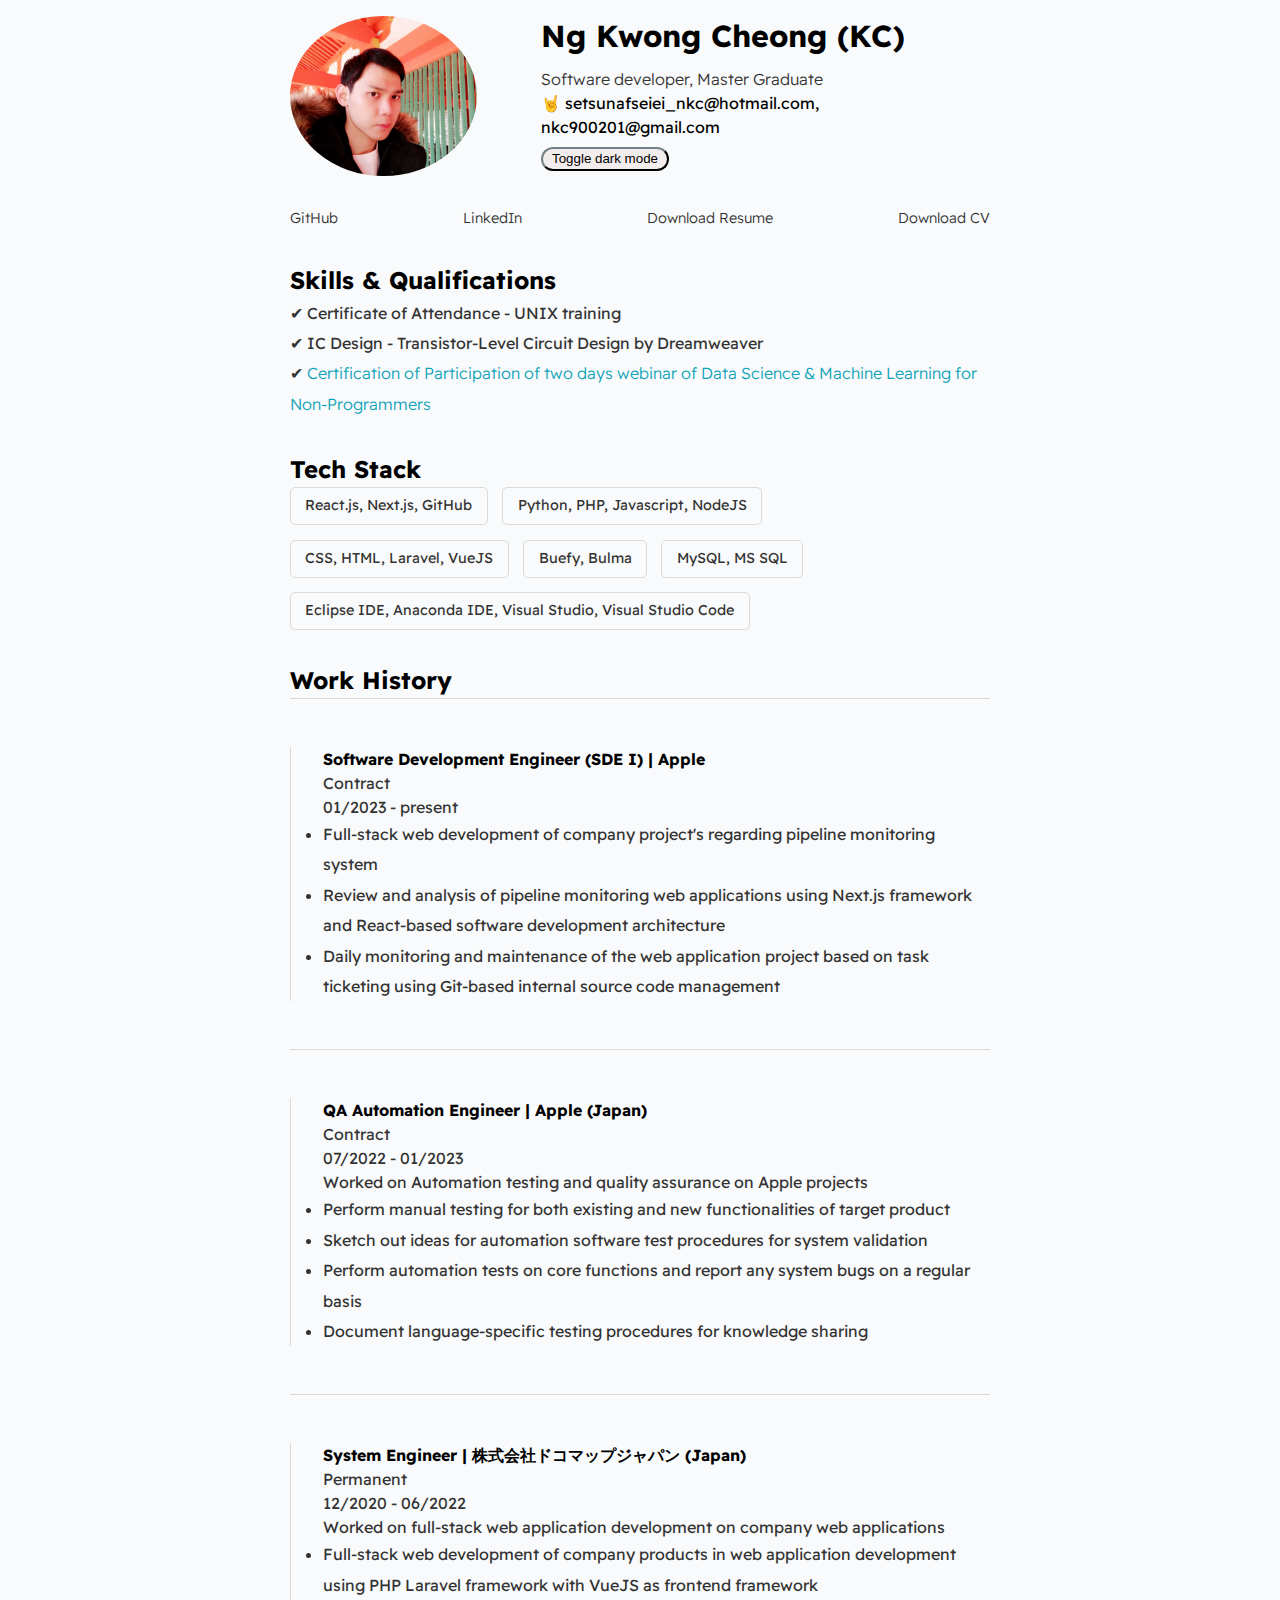
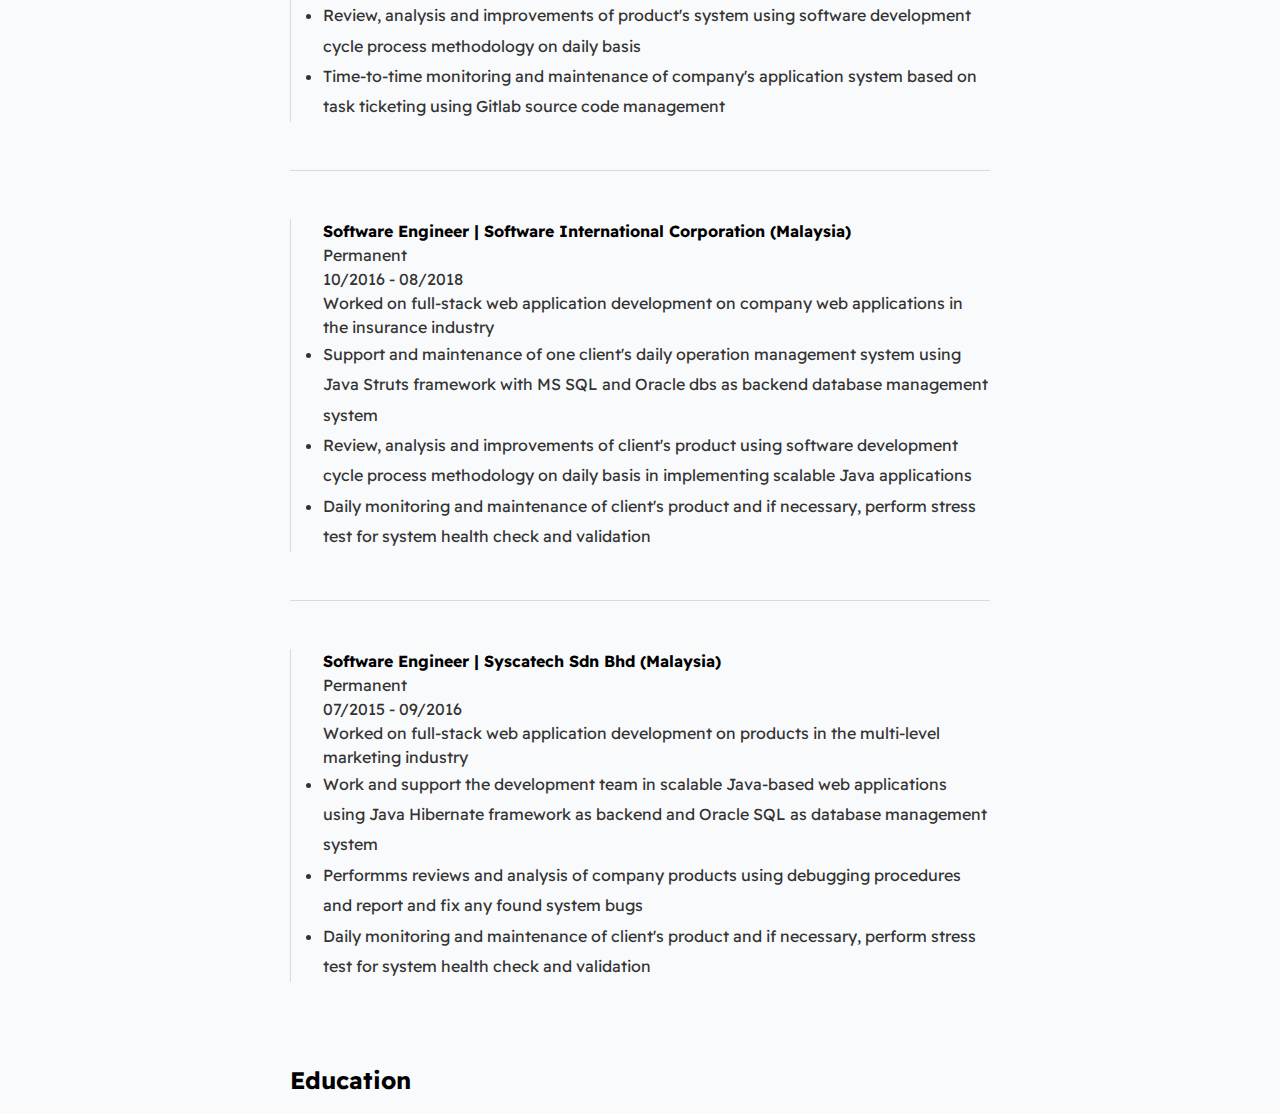
<file: index.html>
<!DOCTYPE html>
<html lang="en">

<head>
    <!-- Source refernce - https://www.youtube.com/watch?v=clwpf3VwCZQ&ab_channel=TraversyMedia -->
    <meta charset="UTF-8">
    <meta http-equiv="X-UA-Compatible" content="IE=edge">
    <meta name="viewport" content="width=device-width, initial-scale=1.0">
    <title>KC Ng</title>
    <link rel="stylesheet" href="./styles/style.css">
    <script defer src="./js/main.js"></script>
</head>

<body>
    <div id="container-main" data-netlify="true" netlify-honeypot="bot-field">
        <section id="wrapper-hero" class="section-page">
            <img src="assets/images/profile_pic.jpg" id="profile-pic" alt="">
            <div>
                <h1 id="user-name">Ng Kwong Cheong (KC)</h1>
                <p id="bio">Software developer, Master Graduate</p>
                <p id="email">🤘 setsunafseiei_nkc@hotmail.com, nkc900201@gmail.com</p>
                <button class="btn-toggle">Toggle dark mode</button>
            </div>
        </section>

        <section class="section-page">
            <div id="social-list">
                <a href="https://github.com/KC900201" target="_blank">GitHub</a>
                <a href="https://www.linkedin.com/in/kwongcheongng/" target="_blank">LinkedIn</a>
                <a href="./assets/docs/resume.pdf" target="_blank">Download Resume</a>
                <a href="./assets/docs/cv.pdf" target="_blank">Download CV</a>
            </div>
        </section>

        <section class="section-page">
            <h2>Skills & Qualifications</h2>
            <ul id="qualifications-list">
                <li>✔ Certificate of Attendance - UNIX training</li>
                <li>✔ IC Design - Transistor-Level Circuit Design by Dreamweaver</li>
                <li>✔ <a href="https://credsverse.com/credentials/553c673d-14e7-4d56-9d1d-4015f498cc15"
                        target="_blank">Certification of Participation of two days webinar of Data Science & Machine
                        Learning for Non-Programmers</a></li>
            </ul>
        </section>

        <section class="section-page">
            <h2>Tech Stack</h2>
            <div id="wrapper-techstack-items">
                <div class="card-techstack">
                    <span>React.js, Next.js, GitHub</sspan>
                </div>
                <div class="card-techstack">
                    <span>Python, PHP, Javascript, NodeJS</span>
                </div>
                <div class="card-techstack">
                    <span>CSS, HTML, Laravel, VueJS</span>
                </div>
                <div class="card-techstack">
                    <span>Buefy, Bulma</span>
                </div>
                <div class="card-techstack">
                    <span>MySQL, MS SQL</span>
                </div>
                <div class="card-techstack">
                    <span>Eclipse IDE, Anaconda IDE, Visual Studio, Visual Studio Code</span>
                </div>
            </div>
        </section>

        <section class="section-page" id="work-history-wrapper">
            <h2>Work History</h2>
            <div class="line-break"></div>

            <div class="card-work-history">
                <strong>Software Development Engineer (SDE I) | Apple</strong>
                <p>Contract</p>
                <p>01/2023 - present</p>
                <ul>
                    <li>Full-stack web development of company project's regarding pipeline monitoring system</li>
                    <li>Review and analysis of pipeline monitoring web applications using Next.js framework and
                        React-based software development architecture</li>
                    <li>Daily monitoring and maintenance of the web application project based on task ticketing
                        using Git-based internal source code management
                    </li>
                </ul>
            </div>

            <div class="line-break"></div>

            <div class="card-work-history">
                <strong>QA Automation Engineer | Apple (Japan)</strong>
                <p>Contract</p>
                <p>07/2022 - 01/2023</p>
                <p>Worked on Automation testing and quality assurance on Apple projects</p>
                <ul>
                    <li>Perform manual testing for both existing and new functionalities of target product</li>
                    <li>Sketch out ideas for automation software test procedures for system validation</li>
                    <li>Perform automation tests on core functions and report any system bugs on a regular basis</li>
                    <li>Document language-specific testing procedures for knowledge sharing</li>
                </ul>
            </div>

            <div class="line-break"></div>

            <div class="card-work-history">
                <strong>System Engineer | 株式会社ドコマップジャパン (Japan)</strong>
                <p>Permanent</p>
                <p>12/2020 - 06/2022</p>
                <p>Worked on full-stack web application development on company web applications</p>
                <ul>
                    <li>Full-stack web development of company products in web application development using PHP Laravel
                        framework with VueJS as frontend framework</li>
                    <li>Review, analysis and improvements of product's system using software development cycle process
                        methodology on daily basis</li>
                    <li>Time-to-time monitoring and maintenance of company's application system based on task ticketing
                        using Gitlab source code management</li>
                </ul>
            </div>

            <div class="line-break"></div>

            <div class="card-work-history">
                <strong>Software Engineer | Software International Corporation (Malaysia)</strong>
                <p>Permanent</p>
                <p>10/2016 - 08/2018</p>
                <p>Worked on full-stack web application development on company web applications in the insurance
                    industry</p>
                <ul>
                    <li>Support and maintenance of one client's daily operation management system using Java Struts
                        framework with MS SQL and Oracle dbs as backend database management system
                    </li>
                    <li>Review, analysis and improvements of client's product using software development cycle process
                        methodology on daily basis in implementing scalable Java applications</li>
                    <li>Daily monitoring and maintenance of client's product and if necessary, perform stress test for
                        system health check and validation
                    </li>
                </ul>
            </div>

            <div class="line-break"></div>

            <div class="card-work-history">
                <strong>Software Engineer | Syscatech Sdn Bhd (Malaysia)</strong>
                <p>Permanent</p>
                <p>07/2015 - 09/2016</p>
                <p>Worked on full-stack web application development on products in the multi-level marketing industry
                </p>
                <ul>
                    <li>Work and support the development team in scalable Java-based web applications using Java
                        Hibernate
                        framework as backend and Oracle SQL as database management system
                    </li>
                    <li>Performms reviews and analysis of company products using debugging procedures and report and fix
                        any found system bugs
                    </li>
                    <li>Daily monitoring and maintenance of client's product and if necessary, perform stress test for
                        system health check and validation
                    </li>
                </ul>
            </div>
        </section>

        <!-- Education -->
        <section class="section-page">
            <h2>Education</h2>
        </section>

        <!-- Projects (hide first)-->
        <!-- <section class="section-page">
            <h2>Projects & Accomplishments</h2>
            <div class="card-project">
                <a href="project_1.html"><span>✔ </span>Lorem ipsum dolor sit amet consectetur adipisicing elit. Impedit
                    dignissimos
                    amet rem ipsum doloribus aut dolorem, nesciunt doloremque, provident dolorum quaerat quidem ullam
                    odit. Earum dignissimos pariatur non quibusdam doloribus!</a>
            </div>

            <div class="card-project">
                <a href="#"><span>✔ </span>Lorem ipsum dolor sit amet consectetur adipisicing elit. Impedit dignissimos
                    amet rem ipsum doloribus aut dolorem, nesciunt doloremque, provident dolorum quaerat quidem ullam
                    odit. Earum dignissimos pariatur non quibusdam doloribus!</a>
            </div>

            <div class="card-project">
                <a href="#"><span>✔ </span>Lorem ipsum dolor sit amet consectetur adipisicing elit. Impedit dignissimos
                    amet rem ipsum doloribus aut dolorem, nesciunt doloremque, provident dolorum quaerat quidem ullam
                    odit. Earum dignissimos pariatur non quibusdam doloribus!</a>
            </div>
        </section> -->
    </div>
</body>

</html>
</file>
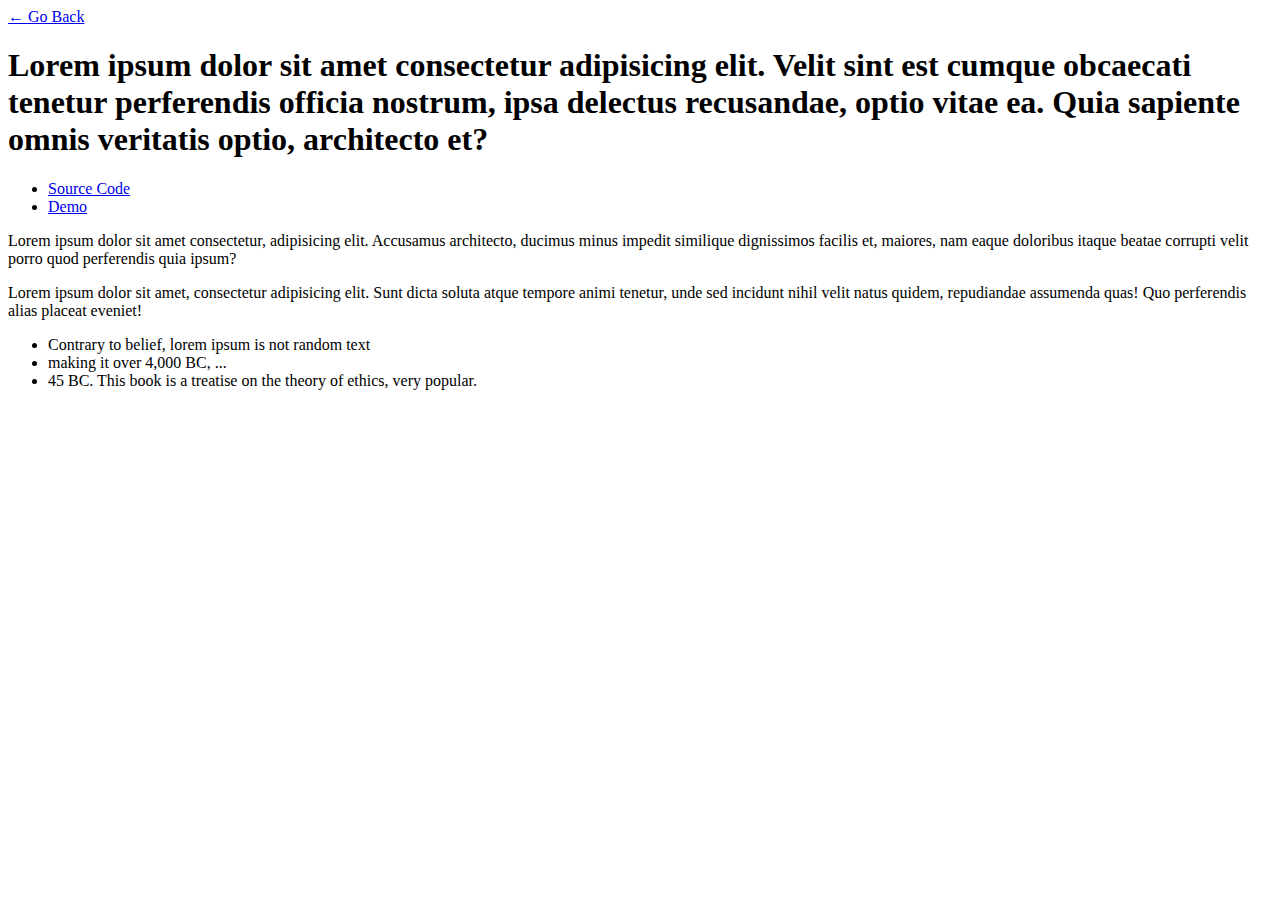
<file: project_1.html>
<!DOCTYPE html>
<html lang="en">

<head>
    <meta charset="UTF-8">
    <meta http-equiv="X-UA-Compatible" content="IE=edge">
    <meta name="viewport" content="width=device-width, initial-scale=1.0">
    <link rel="stylesheet" type="text.css" href="./styles/main.css">
    <title>Project 1</title>
</head>

<body>
    <div id="container-main">
        <a href="index.html">&#x2190; Go Back</a>
        <h1>Lorem ipsum dolor sit amet consectetur adipisicing elit. Velit sint est cumque obcaecati tenetur perferendis
            officia nostrum, ipsa delectus recusandae, optio vitae ea. Quia sapiente omnis veritatis optio, architecto
            et?</h1>

        <ul>
            <li><a href="#" target="_blank">Source Code</a></li>
            <li><a href="#" target="_blank">Demo</a></li>
        </ul>

        <p>Lorem ipsum dolor sit amet consectetur, adipisicing elit. Accusamus architecto, ducimus minus impedit
            similique dignissimos facilis et, maiores, nam eaque doloribus itaque beatae corrupti velit porro quod
            perferendis quia ipsum?</p>
        <p>Lorem ipsum dolor sit amet, consectetur adipisicing elit. Sunt dicta soluta atque tempore animi tenetur, unde
            sed incidunt nihil velit natus quidem, repudiandae assumenda quas! Quo perferendis alias placeat eveniet!
        </p>

        <ul>
            <li>Contrary to belief, lorem ipsum is not random text</li>
            <li>making it over 4,000 BC, ...</li>
            <li>45 BC. This book is a treatise on the theory of ethics, very popular.</li>
        </ul>
    </div>


</body>

</html>
</file>
<file: styles/style.css>
@import url("https://fonts.googleapis.com/css2?family=Barlow+Condensed:wght@200&family=Lato:wght@300&display=swap");
@import url("https://fonts.googleapis.com/css2?family=Readex+Pro&display=swap");
@import url("https://fonts.googleapis.com/css2?family=Barlow+Condensed:wght@200&family=Lato:wght@300&display=swap");
@import url("https://fonts.googleapis.com/css2?family=Readex+Pro&display=swap");
* {
  padding: 0;
  margin: 0;
  line-height: 1.5em;
  box-sizing: border-box;
  caret-color: transparent;
}

body {
  font-family: "Readex Pro", sans-serif;
}

p,
span,
li {
  font-size: 1em;
}

a {
  text-decoration: none;
  font-size: 500;
  font-weight: 300;
}

li {
  line-height: 1.9rem;
}

.section-page {
  padding-top: 1em;
  padding-bottom: 1em;
}
@media (max-width: 600px) {
  .section-page {
    padding-top: 1em;
    padding-bottom: 1em;
  }
}

.btn-toggle {
  margin-top: 0.5rem;
  border-radius: 20px;
  width: 8rem;
  font-weight: 300;
}

.card-techstack {
  padding: 0.5em 1em;
  border-radius: 5px;
}

.card-work-history {
  margin-top: 3em;
  margin-bottom: 3em;
  padding-left: 2em;
}
@media (max-width: 600px) {
  .card-work-history {
    border-left: none;
    padding-left: 0;
  }
}

.card-project {
  padding-top: 1em;
  padding-bottom: 1em;
}
.card-project a {
  transition: 0.03s;
}

.line-break {
  height: 1px;
}

#container-main {
  max-width: 700px;
  margin: 0 auto;
}

#wrapper-hero {
  display: flex;
  align-items: center;
  gap: 4em;
}
@media (max-width: 600px) {
  #wrapper-hero {
    flex-direction: column;
    gap: 1em;
  }
}

#bio {
  font-weight: 300;
}

#user-name {
  font-size: 1.9em;
  line-height: 1em;
  padding-bottom: 1rem;
}

#social-list {
  display: flex;
  justify-content: space-between;
  column-gap: 1em;
  flex-wrap: nowrap;
}
#social-list a {
  font-size: 0.9em;
}
#social-list a:hover {
  font-family: "Lato", sans-serif;
}

#qualifications-list,
#wrapper-list {
  list-style: none;
}

#wrapper-techstack-items {
  display: flex;
  flex-wrap: wrap;
  gap: 1em;
  font-size: 0.9em;
}

.dark-mode {
  background-color: #131415;
}
.dark-mode * {
  color: #fff;
}
.dark-mode p,
.dark-mode span,
.dark-mode li {
  color: #adb0b1;
}
.dark-mode a {
  color: rgb(30, 190, 214);
}
.dark-mode .btn-toggle {
  background-color: rgb(18, 17, 17);
  border-color: rgb(218, 218, 218);
}
.dark-mode .card-techstack {
  border: 1px solid #2b3031;
}
.dark-mode .card-work-history {
  border-left: 1px solid #2b3031;
}
.dark-mode .card-project {
  border-top: 1px solid #2b3031;
}
.dark-mode .card-project a {
  color: #fff;
}
.dark-mode .card-project a:hover {
  color: rgb(30, 190, 214);
}
.dark-mode .line-break {
  background-color: #2b3031;
}
.dark-mode #email {
  color: #fff;
}
.dark-mode #social-list {
  display: flex;
  justify-content: space-between;
  column-gap: 1em;
  flex-wrap: nowrap;
}
.dark-mode #social-list a {
  font-size: 0.9em;
  color: rgb(51, 51, 51);
}
.dark-mode #social-list a:hover {
  color: #0da2b8;
  font-family: "Lato", sans-serif;
}
.dark-mode #social-list a {
  color: #adb0b1;
}
.dark-mode #social-list a:hover {
  color: rgb(30, 190, 214);
}

.light-mode {
  background-color: rgb(249, 250, 251);
}
.light-mode * {
  color: #000;
}
.light-mode p,
.light-mode span,
.light-mode li {
  color: rgb(51, 51, 51);
}
.light-mode a {
  color: #0da2b8;
}
.light-mode .btn-toggle {
  background-color: rgb(243, 236, 236);
  border-color: #2b3031;
}
.light-mode .card-techstack {
  border: 1px solid rgb(218, 218, 218);
}
.light-mode .card-work-history {
  border-left: 1px solid rgb(218, 218, 218);
}
.light-mode .card-project {
  border-top: 1px solid rgb(218, 218, 218);
}
.light-mode .card-project a {
  color: #000;
}
.light-mode .card-project a:hover {
  color: #0da2b8;
}
.light-mode .line-break {
  background-color: rgb(218, 218, 218);
}
.light-mode #email {
  color: #000;
}
.light-mode #social-list a {
  color: rgb(51, 51, 51);
}
.light-mode #social-list a:hover {
  color: #0da2b8;
}
.light-mode #social-list a {
  color: rgb(51, 51, 51);
}
.light-mode #social-list a:hover {
  color: #0da2b8;
}

@media (prefers-color-scheme: dark) {
  body {
    background-color: #131415;
  }
  body * {
    color: #fff;
  }
  body p,
  body span,
  body li {
    color: #adb0b1;
  }
  body a {
    color: rgb(30, 190, 214);
  }
  body .btn-toggle {
    background-color: rgb(18, 17, 17);
    border-color: rgb(218, 218, 218);
  }
  body .card-techstack {
    border: 1px solid #2b3031;
  }
  body .card-work-history {
    border-left: 1px solid #2b3031;
  }
  body .card-project {
    border-top: 1px solid #2b3031;
  }
  body .card-project a {
    color: #fff;
  }
  body .card-project a:hover {
    color: rgb(30, 190, 214);
  }
  body .line-break {
    background-color: #2b3031;
  }
  body #email {
    color: #fff;
  }
  body #social-list {
    display: flex;
    justify-content: space-between;
    column-gap: 1em;
    flex-wrap: nowrap;
  }
  body #social-list a {
    font-size: 0.9em;
    color: rgb(51, 51, 51);
  }
  body #social-list a:hover {
    color: #0da2b8;
    font-family: "Lato", sans-serif;
  }
  body #social-list a {
    color: #adb0b1;
  }
  body #social-list a:hover {
    color: rgb(30, 190, 214);
  }
}
#profile-pic {
  border-radius: 50%;
  width: 12rem;
  height: 10rem;
  object-fit: cover;
}
@media (max-width: 600px) {
  #profile-pic {
    width: 200px;
    height: 200px;
  }
}

/*# sourceMappingURL=style.css.map */
</file>
<file: styles/main.css>
@import url("https://fonts.googleapis.com/css2?family=Barlow+Condensed:wght@200&family=Lato:wght@300&display=swap");
@import url('https://fonts.googleapis.com/css2?family=Readex+Pro&display=swap');

:root {
    --mainTextColor-light: #000;
    --secondaryTextColor-light: rgb(51 51 51);
    --mainLinkColor-light: #0da2b8;
    --mainBorderColor-light: rgb(218, 218, 218);
    --mainBgColor-light: rgb(249, 250, 251);

    --mainTextColor-dark: #fff;
    --secondaryTextColor-dark: #adb0b1;
    --mainLinkColor-dark: rgb(30, 190, 214);
    --mainBorderColor-dark: #2b3031;
    --mainBgColor-dark: #131415;

    --mainTextColor: #000;
    --secondaryTextColor: rgb(51 51 51);
    --mainLinkColor: #0da2b8;
    --mainBorderColor: rgb(218, 218, 218);
    --mainBgColor: rgb(249, 250, 251);
}

* {
    padding: 0;
    margin: 0;
    line-height: 1.5em;
    box-sizing: border-box;
    color: var(--mainTextColor);
}

body {
    font-family: 'Readex Pro', sans-serif;
    background-color: var(--mainBgColor);
}

/* Paragraphs, div elements */
p,
span,
li {
    color: var(--secondaryTextColor);
    font-size: 1em;
}

a {
    text-decoration: none;
    color: var(--mainLinkColor);
    font-size: 500;
}

li {
    line-height: 1.9em;
}

/* Class */
.section-page {
    padding-top: 1em;
    padding-bottom: 1em;
}

.card-techstack {
    border: 1px solid var(--mainBorderColor);
    padding: 0.5em 1em;
    border-radius: 5px;
}

.card-work-history {
    border-left: 1px solid var(--mainBorderColor);
    margin-top: 3em;
    margin-bottom: 3em;
    padding-left: 2em;
}

.card-project {
    padding-top: 1em;
    padding-bottom: 1em;
    border-top: 1px solid var(--mainBorderColor);
}

.card-project a {
    color: var(--mainTextColor);
    transition: .03s;
}

.card-project a:hover {
    color: var(--mainLinkColor);
}

.line-break {
    background-color: var(--mainBorderColor);
    height: 1px;
}

/* Id */
#container-main {
    max-width: 700px;
    margin: 0 auto;
}

#wrapper-hero {
    display: flex;
    align-items: center;
    gap: 4em;
}

#bio,
a {
    font-weight: 300;
}

#user-name {
    font-size: 1.9em;
    line-height: 1em;
    padding-bottom: 1rem;
}

#email {
    color: var(--mainTextColor);
}

#social-list {
    display: flex;
    justify-content: space-between;
    column-gap: 1em;
    flex-wrap: nowrap;
}

#social-list a {
    font-size: 0.9em;
    color: var(--secondaryTextColor);
}

#social-list a:hover {
    color: var(--mainLinkColor);
    font-family: "Lato", sans-serif;
}

#qualifications-list {
    list-style: none;
}

#wrapper-list {
    list-style: none;
}

#wrapper-techstack-items {
    display: flex;
    flex-wrap: wrap;
    gap: 1em;
    font-size: .9em;
}

/* Images */
#profile-pic {
    border-radius: 50%;
    width: 12rem;
    height: 10rem;
    object-fit: cover;
}

/* Media */
@media(max-width:600px) {
    #wrapper-hero {
        flex-direction: column;
        gap: 1em;
    }

    #profile-pic {
        width: 200px;
        height: 200px;
    }

    .section-page {
        padding-top: 1em;
        padding-bottom: 1em;
    }

    .card-work-history {
        border-left: none;
        padding-left: 0;
    }
}
</file>
